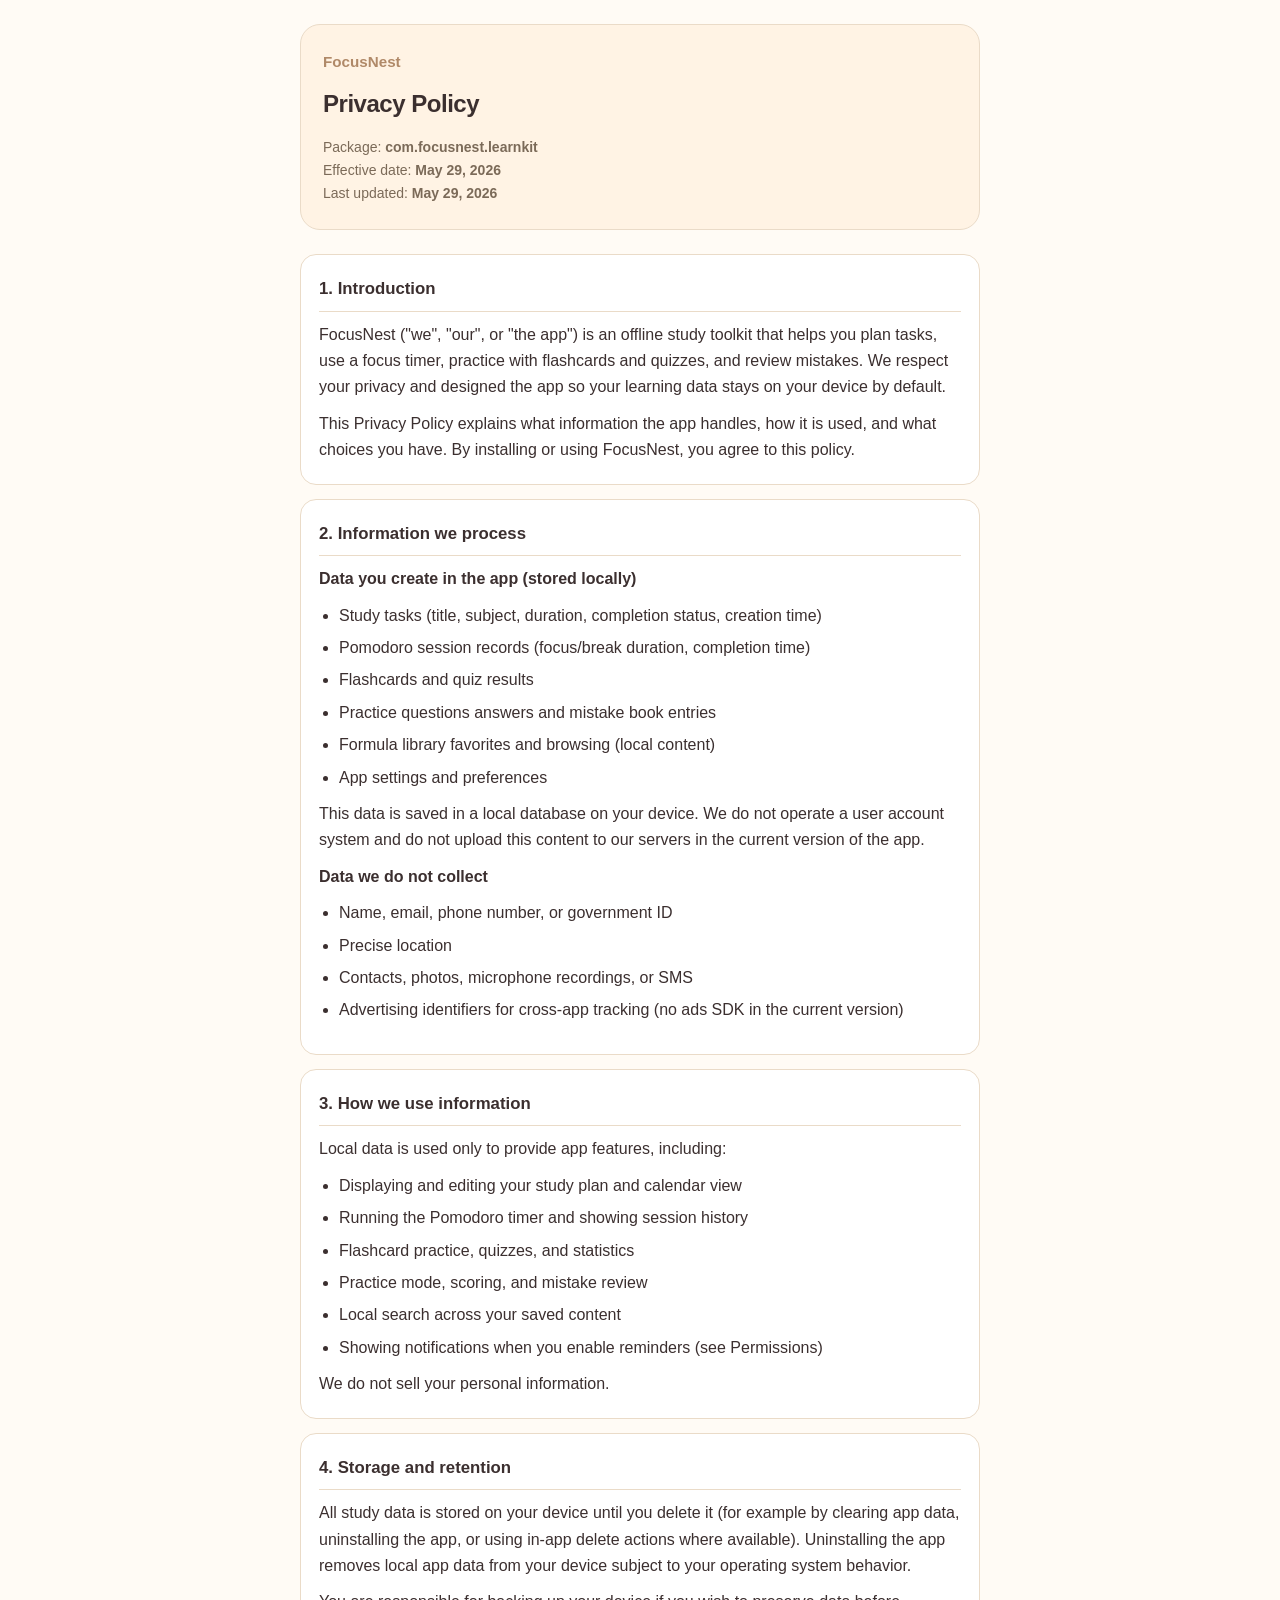
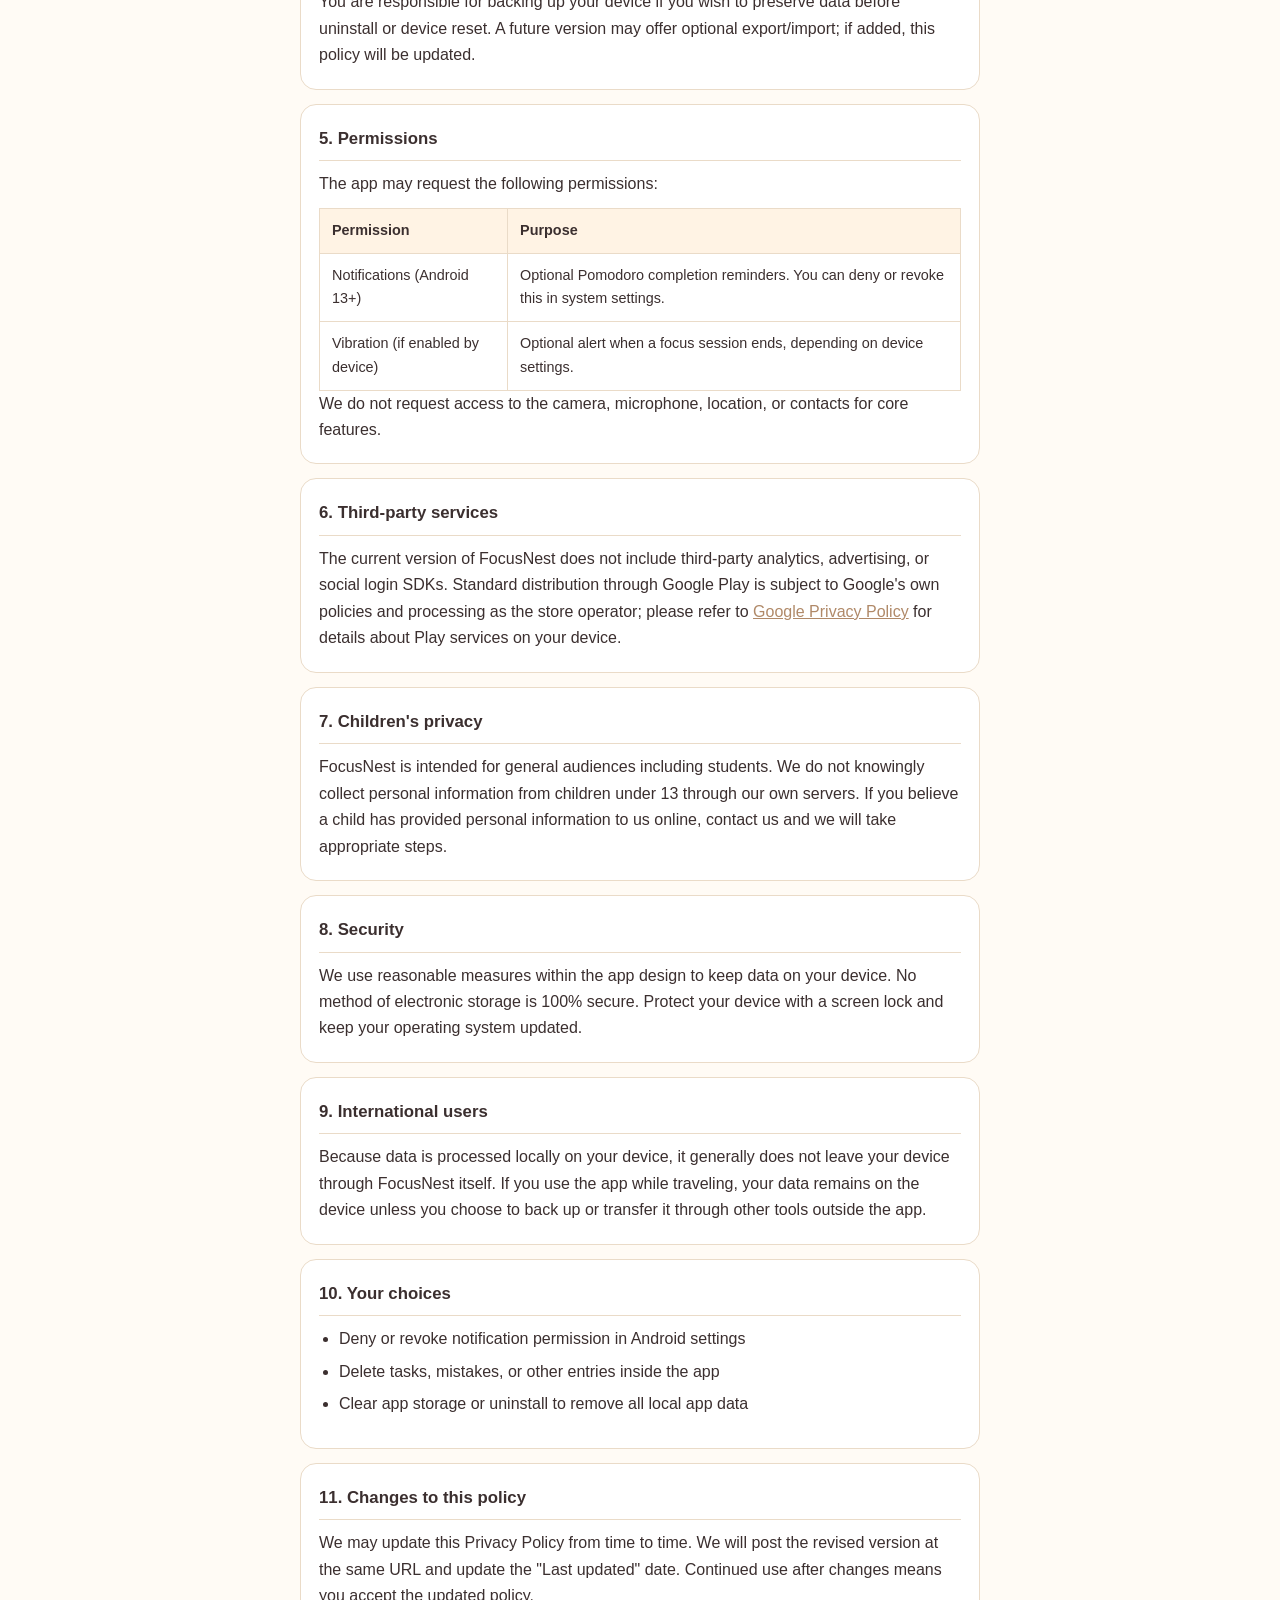
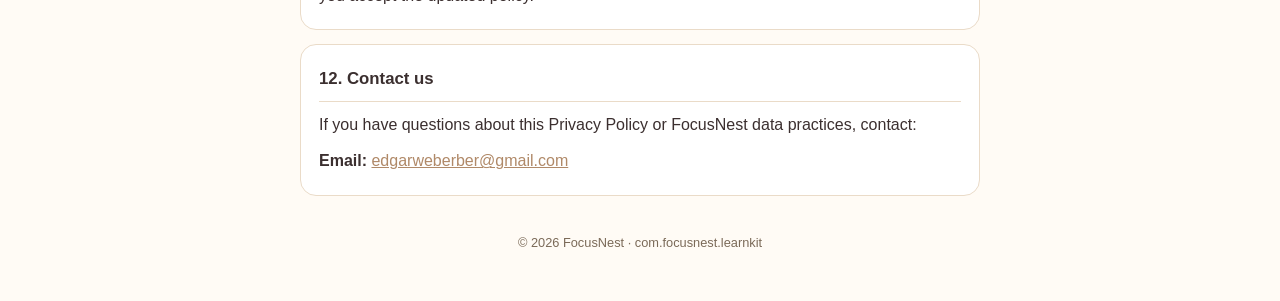
<file: privacy.html>
<!DOCTYPE html>
<html lang="en">
<head>
  <meta charset="UTF-8" />
  <meta name="viewport" content="width=device-width, initial-scale=1, viewport-fit=cover" />
  <meta name="description" content="FocusNest Privacy Policy - offline study toolkit" />
  <title>FocusNest Privacy Policy</title>
  <style>
    :root {
      --bg: #fffbf5;
      --surface: #fff3e4;
      --ink: #3b2f2f;
      --muted: #7b6a58;
      --accent: #b08968;
      --border: #eadbc8;
      --max: 720px;
    }

    * {
      box-sizing: border-box;
      margin: 0;
      padding: 0;
    }

    body {
      font-family: -apple-system, BlinkMacSystemFont, "Segoe UI", Roboto, "Helvetica Neue", Arial, sans-serif;
      background: var(--bg);
      color: var(--ink);
      line-height: 1.65;
      font-size: 16px;
      -webkit-font-smoothing: antialiased;
    }

    .wrap {
      max-width: var(--max);
      margin: 0 auto;
      padding: 24px 20px 48px;
    }

    header {
      background: var(--surface);
      border: 1px solid var(--border);
      border-radius: 20px;
      padding: 24px 22px;
      margin-bottom: 24px;
    }

    header h1 {
      font-size: 1.5rem;
      font-weight: 700;
      letter-spacing: -0.02em;
      margin-bottom: 6px;
    }

    header .app {
      color: var(--accent);
      font-weight: 600;
      font-size: 0.95rem;
    }

    header .meta {
      margin-top: 12px;
      font-size: 0.875rem;
      color: var(--muted);
    }

    section {
      background: #fff;
      border: 1px solid var(--border);
      border-radius: 16px;
      padding: 20px 18px;
      margin-bottom: 14px;
    }

    h2 {
      font-size: 1.05rem;
      font-weight: 650;
      color: var(--ink);
      margin-bottom: 10px;
      padding-bottom: 8px;
      border-bottom: 1px solid var(--border);
    }

    p {
      margin-bottom: 10px;
      color: var(--ink);
    }

    p:last-child {
      margin-bottom: 0;
    }

    ul {
      margin: 8px 0 10px 1.25rem;
      color: var(--ink);
    }

    li {
      margin-bottom: 6px;
    }

    strong {
      font-weight: 600;
    }

    a {
      color: var(--accent);
      word-break: break-all;
    }

    table {
      width: 100%;
      border-collapse: collapse;
      font-size: 0.9rem;
      margin-top: 10px;
    }

    th,
    td {
      border: 1px solid var(--border);
      padding: 10px 12px;
      text-align: left;
      vertical-align: top;
    }

    th {
      background: var(--surface);
      font-weight: 600;
    }

    footer {
      text-align: center;
      font-size: 0.8rem;
      color: var(--muted);
      margin-top: 20px;
      padding-top: 16px;
    }

    @media (prefers-color-scheme: dark) {
      :root {
        --bg: #2a2420;
        --surface: #3b322c;
        --ink: #fff8f0;
        --muted: #c4b5a5;
        --accent: #e0c4a8;
        --border: #4a4038;
      }

      section {
        background: var(--surface);
      }
    }
  </style>
</head>
<body>
  <div class="wrap">
    <header>
      <p class="app">FocusNest</p>
      <h1>Privacy Policy</h1>
      <p class="meta">
        Package: <strong>com.focusnest.learnkit</strong><br />
        Effective date: <strong>May 29, 2026</strong><br />
        Last updated: <strong>May 29, 2026</strong>
      </p>
    </header>

    <section>
      <h2>1. Introduction</h2>
      <p>
        FocusNest (&quot;we&quot;, &quot;our&quot;, or &quot;the app&quot;) is an offline study toolkit that helps you plan tasks,
        use a focus timer, practice with flashcards and quizzes, and review mistakes. We respect your privacy and
        designed the app so your learning data stays on your device by default.
      </p>
      <p>
        This Privacy Policy explains what information the app handles, how it is used, and what choices you have.
        By installing or using FocusNest, you agree to this policy.
      </p>
    </section>

    <section>
      <h2>2. Information we process</h2>
      <p><strong>Data you create in the app (stored locally)</strong></p>
      <ul>
        <li>Study tasks (title, subject, duration, completion status, creation time)</li>
        <li>Pomodoro session records (focus/break duration, completion time)</li>
        <li>Flashcards and quiz results</li>
        <li>Practice questions answers and mistake book entries</li>
        <li>Formula library favorites and browsing (local content)</li>
        <li>App settings and preferences</li>
      </ul>
      <p>
        This data is saved in a local database on your device. We do not operate a user account system and do not
        upload this content to our servers in the current version of the app.
      </p>
      <p><strong>Data we do not collect</strong></p>
      <ul>
        <li>Name, email, phone number, or government ID</li>
        <li>Precise location</li>
        <li>Contacts, photos, microphone recordings, or SMS</li>
        <li>Advertising identifiers for cross-app tracking (no ads SDK in the current version)</li>
      </ul>
    </section>

    <section>
      <h2>3. How we use information</h2>
      <p>Local data is used only to provide app features, including:</p>
      <ul>
        <li>Displaying and editing your study plan and calendar view</li>
        <li>Running the Pomodoro timer and showing session history</li>
        <li>Flashcard practice, quizzes, and statistics</li>
        <li>Practice mode, scoring, and mistake review</li>
        <li>Local search across your saved content</li>
        <li>Showing notifications when you enable reminders (see Permissions)</li>
      </ul>
      <p>We do not sell your personal information.</p>
    </section>

    <section>
      <h2>4. Storage and retention</h2>
      <p>
        All study data is stored on your device until you delete it (for example by clearing app data, uninstalling
        the app, or using in-app delete actions where available). Uninstalling the app removes local app data from
        your device subject to your operating system behavior.
      </p>
      <p>
        You are responsible for backing up your device if you wish to preserve data before uninstall or device reset.
        A future version may offer optional export/import; if added, this policy will be updated.
      </p>
    </section>

    <section>
      <h2>5. Permissions</h2>
      <p>The app may request the following permissions:</p>
      <table>
        <thead>
          <tr>
            <th>Permission</th>
            <th>Purpose</th>
          </tr>
        </thead>
        <tbody>
          <tr>
            <td>Notifications (Android 13+)</td>
            <td>Optional Pomodoro completion reminders. You can deny or revoke this in system settings.</td>
          </tr>
          <tr>
            <td>Vibration (if enabled by device)</td>
            <td>Optional alert when a focus session ends, depending on device settings.</td>
          </tr>
        </tbody>
      </table>
      <p>We do not request access to the camera, microphone, location, or contacts for core features.</p>
    </section>

    <section>
      <h2>6. Third-party services</h2>
      <p>
        The current version of FocusNest does not include third-party analytics, advertising, or social login SDKs.
        Standard distribution through Google Play is subject to Google&apos;s own policies and processing as the store
        operator; please refer to
        <a href="https://policies.google.com/privacy" rel="noopener noreferrer">Google Privacy Policy</a>
        for details about Play services on your device.
      </p>
    </section>

    <section>
      <h2>7. Children&apos;s privacy</h2>
      <p>
        FocusNest is intended for general audiences including students. We do not knowingly collect personal
        information from children under 13 through our own servers. If you believe a child has provided personal
        information to us online, contact us and we will take appropriate steps.
      </p>
    </section>

    <section>
      <h2>8. Security</h2>
      <p>
        We use reasonable measures within the app design to keep data on your device. No method of electronic
        storage is 100% secure. Protect your device with a screen lock and keep your operating system updated.
      </p>
    </section>

    <section>
      <h2>9. International users</h2>
      <p>
        Because data is processed locally on your device, it generally does not leave your device through FocusNest
        itself. If you use the app while traveling, your data remains on the device unless you choose to back up or
        transfer it through other tools outside the app.
      </p>
    </section>

    <section>
      <h2>10. Your choices</h2>
      <ul>
        <li>Deny or revoke notification permission in Android settings</li>
        <li>Delete tasks, mistakes, or other entries inside the app</li>
        <li>Clear app storage or uninstall to remove all local app data</li>
      </ul>
    </section>

    <section>
      <h2>11. Changes to this policy</h2>
      <p>
        We may update this Privacy Policy from time to time. We will post the revised version at the same URL and
        update the &quot;Last updated&quot; date. Continued use after changes means you accept the updated policy.
      </p>
    </section>

    <section>
      <h2>12. Contact us</h2>
      <p>
        If you have questions about this Privacy Policy or FocusNest data practices, contact:
      </p>
      <p>
        <strong>Email:</strong>
        <a href="mailto:edgarweberber@gmail.com">edgarweberber@gmail.com</a>
      </p>
    </section>

    <footer>
      &copy; 2026 FocusNest &middot; com.focusnest.learnkit
    </footer>
  </div>
</body>
</html>
</file>
